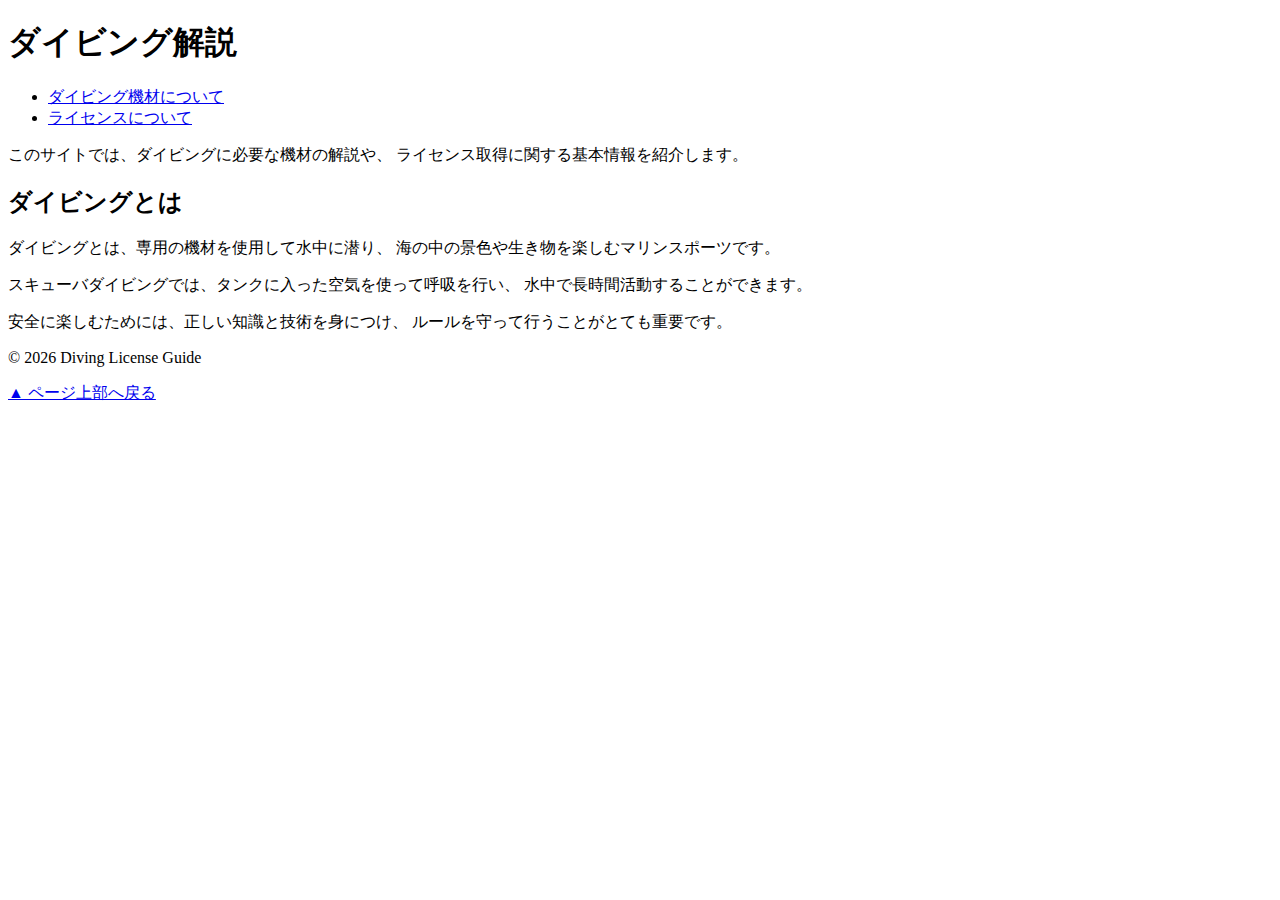
<file: index.html>
<!DOCTYPE html>
<html lang="ja">

<head>
    <meta charset="UTF-8">
    <title>ダイビング解説 | トップ</title>
    <link rel="stylesheet" href="css/diving.css">
    <link href="https://fonts.googleapis.com/css2?family=Kaisei+Decol&display=swap" rel="stylesheet">
</head>

<body id="top">
    <header>
        <h1>ダイビング解説</h1>
        <nav>
            <ul>
                <li><a href="sport.html">ダイビング機材について</a></li>
                <li><a href="license.html">ライセンスについて</a></li>
            </ul>
        </nav>
    </header>

    <main>
        <div class="intro-box">
            <p>
            このサイトでは、ダイビングに必要な機材の解説や、
            ライセンス取得に関する基本情報を紹介します。
            </p>
        </div>

        <section class="content-box">
            <h2>ダイビングとは</h2>
            <p>
                ダイビングとは、専用の機材を使用して水中に潜り、
                海の中の景色や生き物を楽しむマリンスポーツです。
            </p>
            <p>
                スキューバダイビングでは、タンクに入った空気を使って呼吸を行い、
                水中で長時間活動することができます。
            </p>
            <p>
                安全に楽しむためには、正しい知識と技術を身につけ、
                ルールを守って行うことがとても重要です。
            </p>
        </section>
    </main>

    <footer>
        <p>&copy; 2026 Diving License Guide</p>
        <a href="#top">▲ ページ上部へ戻る</a>
    </footer>
</body>

</html>
</file>
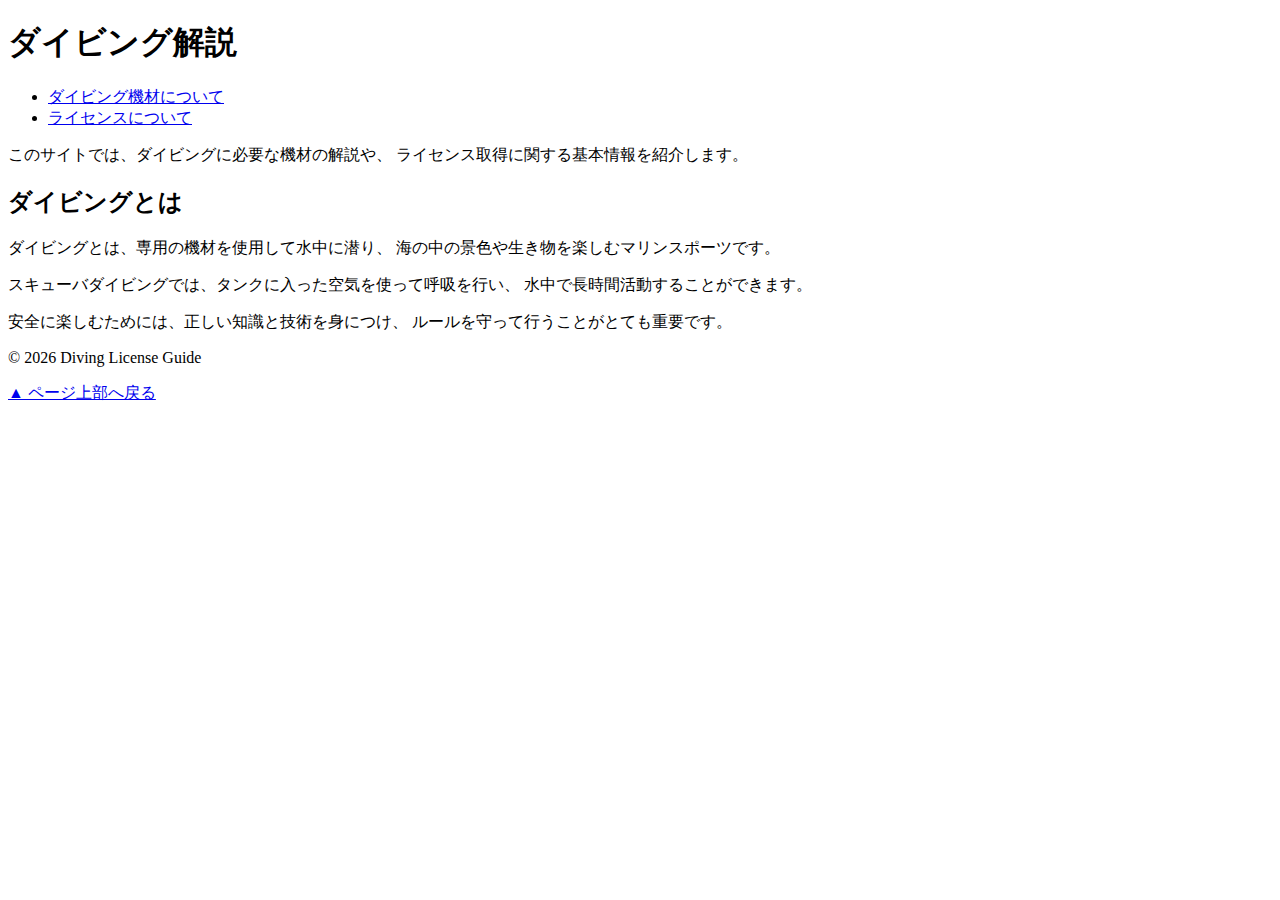
<file: divng.html>
<!DOCTYPE html>
<html lang="ja">

<head>
    <meta charset="UTF-8">
    <title>ダイビング解説 | トップ</title>
    <link rel="stylesheet" href="css/diving.css">
</head>

<body id="top">
    <header>
        <h1>ダイビング解説</h1>
        <nav>
            <ul>
                <li><a href="sport.html">ダイビング機材について</a></li>
                <li><a href="license.html">ライセンスについて</a></li>
            </ul>
        </nav>
    </header>

    <main>
        <p>
            このサイトでは、ダイビングに必要な機材の解説や、
            ライセンス取得に関する基本情報を紹介します。
        </p>

        <section>
            <h2>ダイビングとは</h2>
            <p>
                ダイビングとは、専用の機材を使用して水中に潜り、
                海の中の景色や生き物を楽しむマリンスポーツです。
            </p>
            <p>
                スキューバダイビングでは、タンクに入った空気を使って呼吸を行い、
                水中で長時間活動することができます。
            </p>
            <p>
                安全に楽しむためには、正しい知識と技術を身につけ、
                ルールを守って行うことがとても重要です。
            </p>
        </section>
    </main>

    <footer>
        <p>&copy; 2026 Diving License Guide</p>
        <a href="#top">▲ ページ上部へ戻る</a>
    </footer>
</body>

</html>
</file>
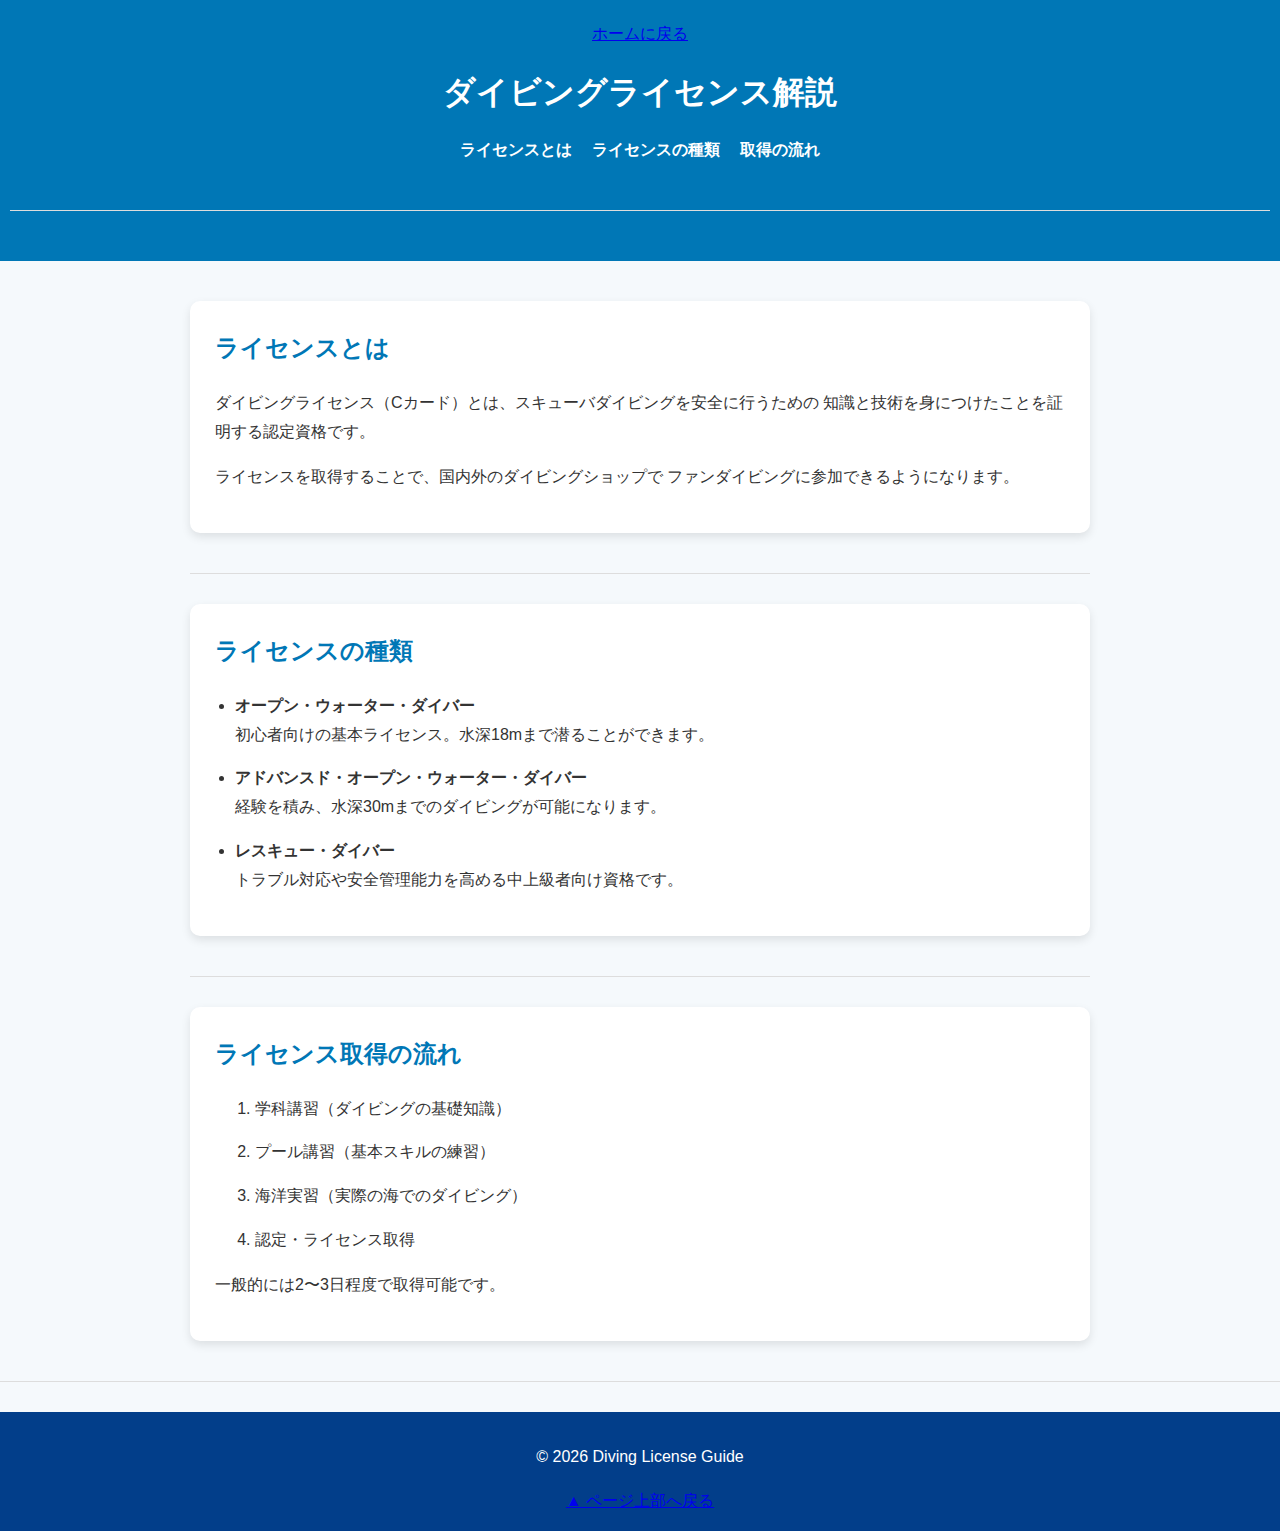
<file: license.html>
<!DOCTYPE html>
<html lang="ja"></html>
    <head>
        <meta charset="UTF-8">
        <title>ダイビングライセンス解説</title>
        <link rel="stylesheet" href="css/style.css">
        <link rel="preconnect" href="https://fonts.googleapis.com">
        <link rel="preconnect" href="https://fonts.gstatic.com" crossorigin>
        <link href="https://fonts.googleapis.com/css2?family=Kaisei+Decol&display=swap" rel="stylesheet">
    </head>
    <body>
        <header>
            <li><a href="index.html">ホームに戻る</a></li>
            <h1>ダイビングライセンス解説</h1>
            <nav>
                <ul>
                    <li><a href="#about">ライセンスとは</a></li>
                    <li><a href="#types">ライセンスの種類</a></li>
                    <li><a href="#flow">取得の流れ</a></li>
                </ul>
            </nav>
            <hr>
        </header>


        <main>
            <section id="about">
                <h2>ライセンスとは</h2>
                <p>
                ダイビングライセンス（Cカード）とは、スキューバダイビングを安全に行うための
                知識と技術を身につけたことを証明する認定資格です。
                </p>
                <p>
                ライセンスを取得することで、国内外のダイビングショップで
                ファンダイビングに参加できるようになります。
                </p>
            </section>


            <hr>


            <section id="types">
                <h2>ライセンスの種類</h2>
                <ul>
                    <li>
                        <strong>オープン・ウォーター・ダイバー</strong><br>
                        初心者向けの基本ライセンス。水深18mまで潜ることができます。
                    </li>
                    <li>
                        <strong>アドバンスド・オープン・ウォーター・ダイバー</strong><br>
                        経験を積み、水深30mまでのダイビングが可能になります。
                    </li>
                    <li>
                        <strong>レスキュー・ダイバー</strong><br>
                        トラブル対応や安全管理能力を高める中上級者向け資格です。
                        </li>
                </ul>
            </section>


            <hr>


            <section id="flow">
                <h2>ライセンス取得の流れ</h2>
                <ol>
                    <li>学科講習（ダイビングの基礎知識）</li>
                    <li>プール講習（基本スキルの練習）</li>
                    <li>海洋実習（実際の海でのダイビング）</li>
                    <li>認定・ライセンス取得</li>
                </ol>
                <p>
                一般的には2〜3日程度で取得可能です。
                </p>
            </section>
        </main>


        <hr>


        <footer>
            <p>&copy; 2026 Diving License Guide</p>
            <a href="#top">▲ ページ上部へ戻る</a>       
        </footer>
    </body>
</html>
</file>
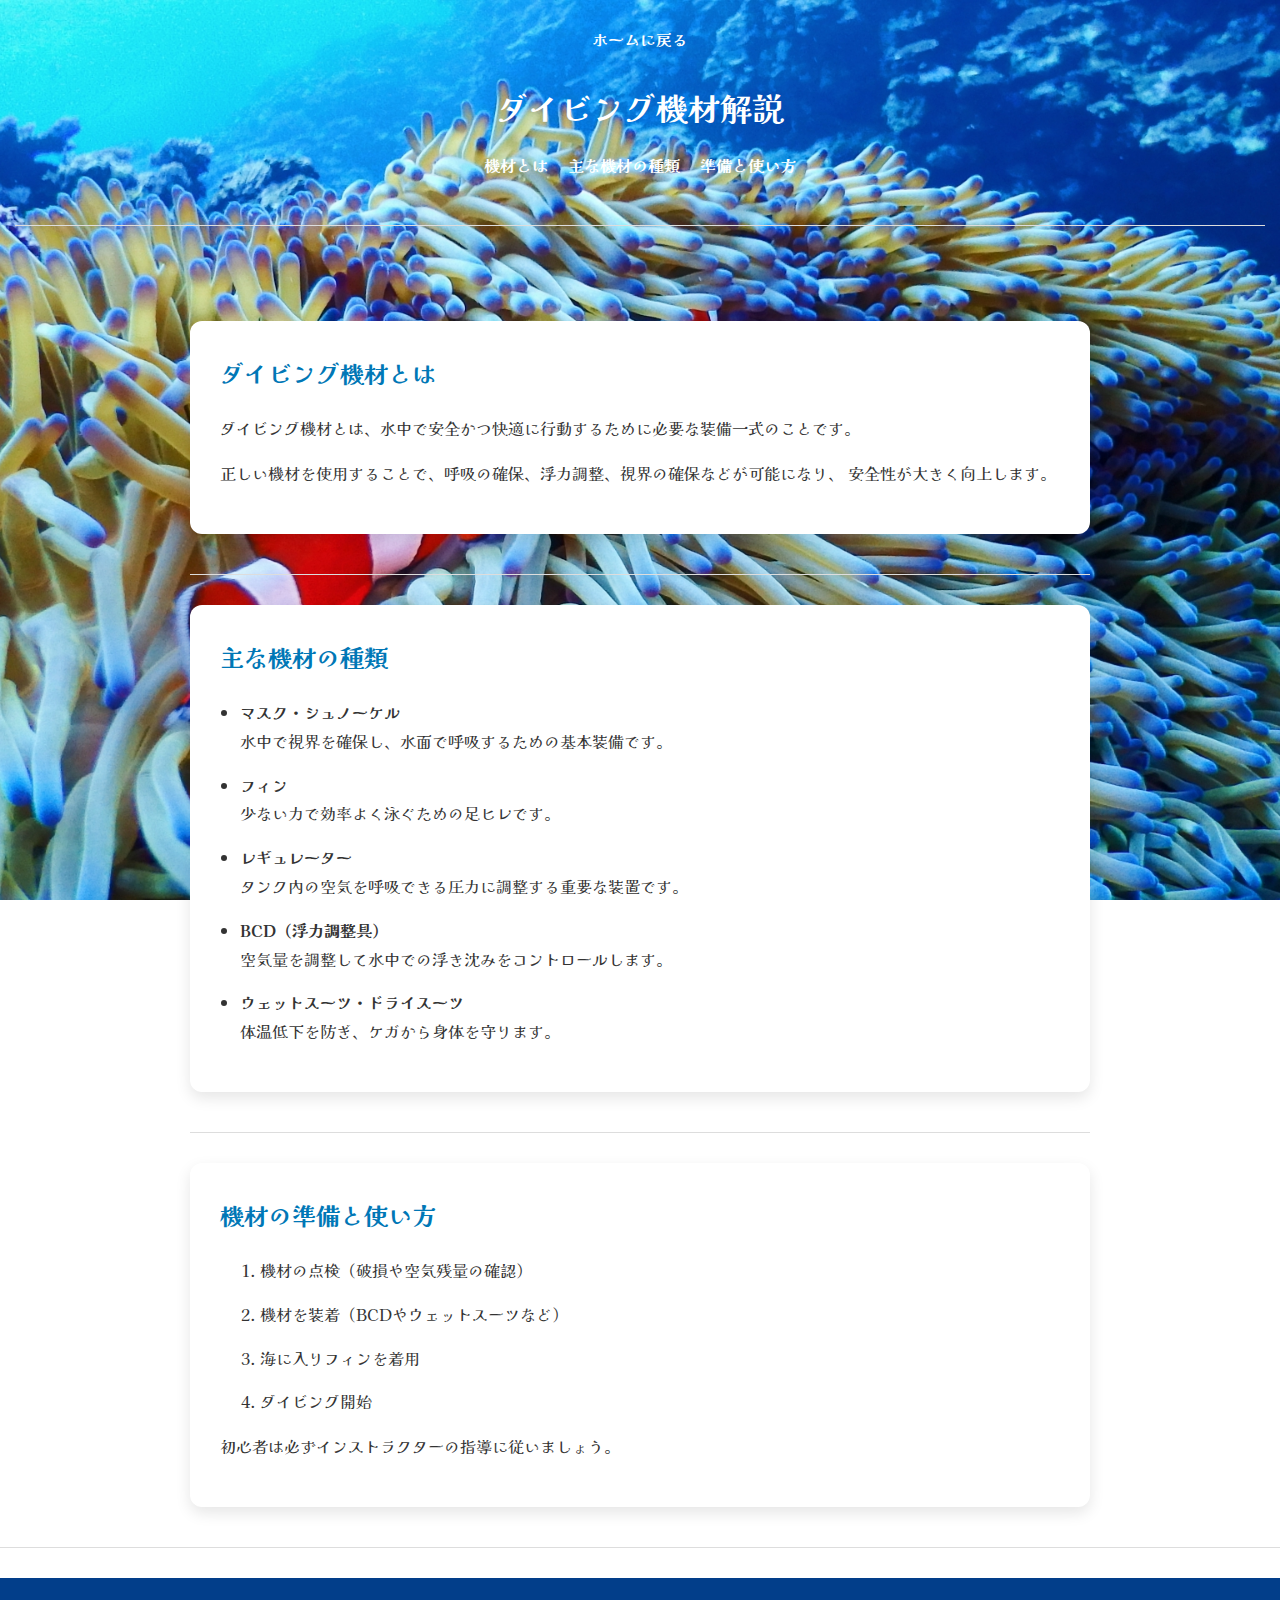
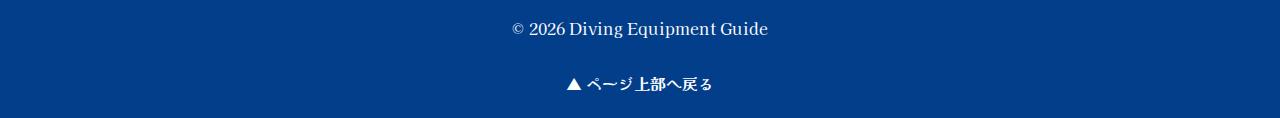
<file: sport.html>
<!DOCTYPE html>
<html lang="ja">
<head>
    <meta charset="UTF-8">
    <title>ダイビング機材解説</title>

    <link rel="stylesheet" href="css/sport.css">

    <!-- フォント -->
    <link rel="preconnect" href="https://fonts.googleapis.com">
    <link rel="preconnect" href="https://fonts.gstatic.com" crossorigin>
    <link href="https://fonts.googleapis.com/css2?family=Kaisei+Decol&display=swap" rel="stylesheet">
</head>

<body id="top">

<header>
    <!-- 上部ナビ -->
    <nav class="nav-top">
        <ul>
            <li>
                <a href="index.html" id="homeBtn">ホームに戻る</a>
            </li>
        </ul>
    </nav>

    <h1>ダイビング機材解説</h1>

    <!-- セクションナビ -->
    <nav class="nav-section">
        <ul>
            <li><a href="#about">機材とは</a></li>
            <li><a href="#types">主な機材の種類</a></li>
            <li><a href="#flow">準備と使い方</a></li>
        </ul>
    </nav>

    <hr>
</header>

<main>
    <section id="about">
        <h2>ダイビング機材とは</h2>
        <p>
            ダイビング機材とは、水中で安全かつ快適に行動するために必要な装備一式のことです。
        </p>
        <p>
            正しい機材を使用することで、呼吸の確保、浮力調整、視界の確保などが可能になり、
            安全性が大きく向上します。
        </p>
    </section>

    <hr>

    <section id="types">
        <h2>主な機材の種類</h2>
        <ul>
            <li>
                <strong>マスク・シュノーケル</strong><br>
                水中で視界を確保し、水面で呼吸するための基本装備です。
            </li>
            <li>
                <strong>フィン</strong><br>
                少ない力で効率よく泳ぐための足ヒレです。
            </li>
            <li>
                <strong>レギュレーター</strong><br>
                タンク内の空気を呼吸できる圧力に調整する重要な装置です。
            </li>
            <li>
                <strong>BCD（浮力調整具）</strong><br>
                空気量を調整して水中での浮き沈みをコントロールします。
            </li>
            <li>
                <strong>ウェットスーツ・ドライスーツ</strong><br>
                体温低下を防ぎ、ケガから身体を守ります。
            </li>
        </ul>
    </section>

    <hr>

    <section id="flow">
        <h2>機材の準備と使い方</h2>
        <ol>
            <li>機材の点検（破損や空気残量の確認）</li>
            <li>機材を装着（BCDやウェットスーツなど）</li>
            <li>海に入りフィンを着用</li>
            <li>ダイビング開始</li>
        </ol>
        <p>
            初心者は必ずインストラクターの指導に従いましょう。
        </p>
    </section>
</main>

<hr>

<footer>
    <p>&copy; 2026 Diving Equipment Guide</p>
    <a href="#top">▲ ページ上部へ戻る</a>
</footer>

<!-- 効果音 -->
<audio id="clickSound" src="audio/click.mp3" preload="auto"></audio>

<!-- JavaScript（外部） -->
<script src="js/sound.js"></script>

</body>
</html>
</file>
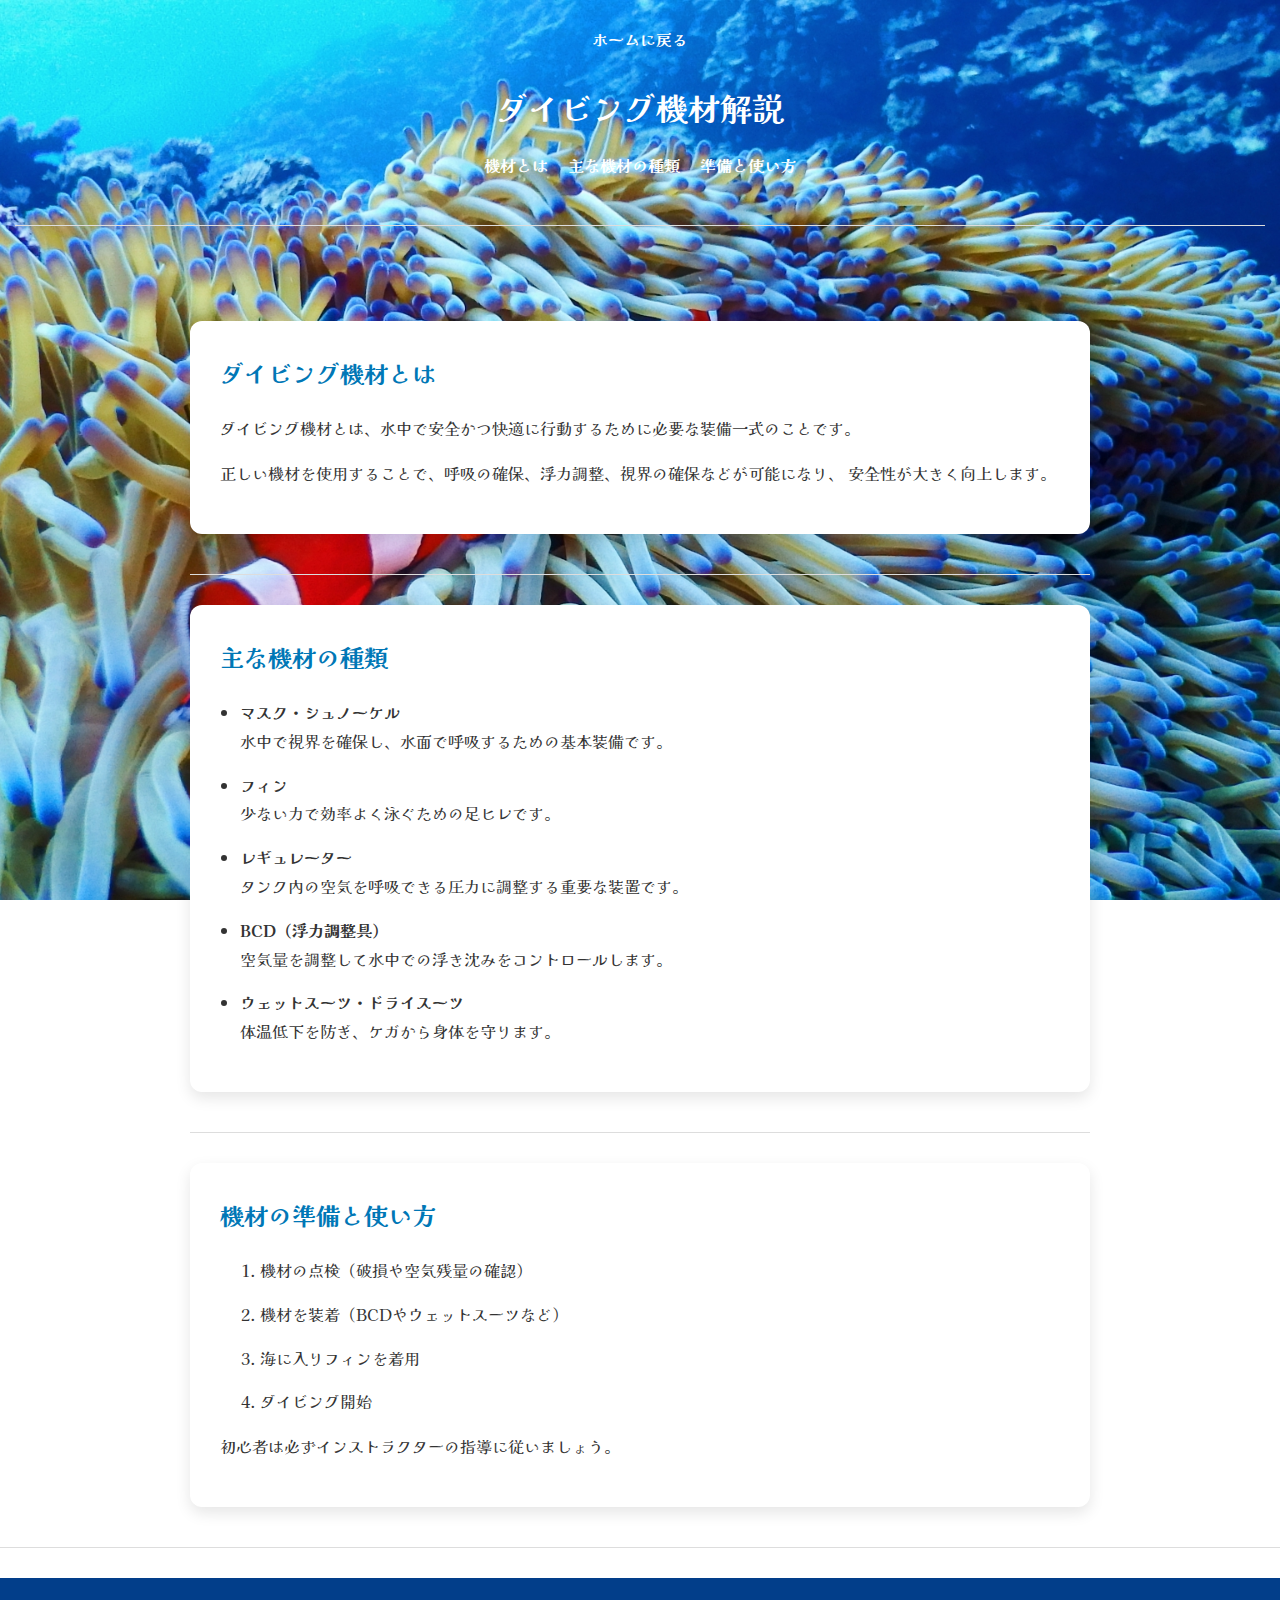
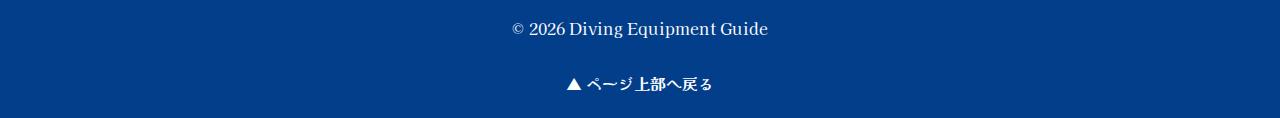
<file: project/sport.html>
<!DOCTYPE html>
<html lang="ja">
<head>
    <meta charset="UTF-8">
    <title>ダイビング機材解説</title>
    <link rel="stylesheet" href="css/sport.css">
    <link rel="preconnect" href="https://fonts.googleapis.com">
    <link rel="preconnect" href="https://fonts.gstatic.com" crossorigin>
    <link href="https://fonts.googleapis.com/css2?family=Kaisei+Decol&display=swap" rel="stylesheet">
</head>

<body id="top">
    <header>
        <nav>
            <ul>
                <li><a href="index.html" id="homeBtn">ホームに戻る</a></li>
            </ul>
        </nav>

        <h1>ダイビング機材解説</h1>

        <nav>
            <ul>
                <li><a href="#about">機材とは</a></li>
                <li><a href="#types">主な機材の種類</a></li>
                <li><a href="#flow">準備と使い方</a></li>
            </ul>
        </nav>
        <hr>
    </header>

    <main>
        <section id="about">
            <h2>ダイビング機材とは</h2>
            <p>
                ダイビング機材とは、水中で安全かつ快適に行動するために必要な装備一式のことです。
            </p>
            <p>
                正しい機材を使用することで、呼吸の確保、浮力調整、視界の確保などが可能になり、
                安全性が大きく向上します。
            </p>
        </section>

        <hr>

        <section id="types">
            <h2>主な機材の種類</h2>
            <ul>
                <li>
                    <strong>マスク・シュノーケル</strong><br>
                    水中で視界を確保し、水面で呼吸するための基本装備です。
                </li>
                <li>
                    <strong>フィン</strong><br>
                    少ない力で効率よく泳ぐための足ヒレです。
                </li>
                <li>
                    <strong>レギュレーター</strong><br>
                    タンク内の空気を呼吸できる圧力に調整する重要な装置です。
                </li>
                <li>
                    <strong>BCD（浮力調整具）</strong><br>
                    空気量を調整して水中での浮き沈みをコントロールします。
                </li>
                <li>
                    <strong>ウェットスーツ・ドライスーツ</strong><br>
                    体温低下を防ぎ、ケガから身体を守ります。
                </li>
            </ul>
        </section>

        <hr>

        <section id="flow">
            <h2>機材の準備と使い方</h2>
            <ol>
                <li>機材の点検（破損や空気残量の確認）</li>
                <li>機材を装着（BCDやウェットスーツなど）</li>
                <li>海に入りフィンを着用</li>
                <li>ダイビング開始</li>
            </ol>
            <p>
                初心者は必ずインストラクターの指導に従いましょう。
            </p>
        </section>
    </main>

    <hr>

    <footer>
        <p>&copy; 2026 Diving Equipment Guide</p>
        <a href="#top">▲ ページ上部へ戻る</a>
    </footer>

    <!-- 効果音 -->
    <audio id="clickSound" src="audio/click.mp3"></audio>

    <!-- JavaScript -->
    <script src="js/sound.js"></script>
</body>
</html>
</file>
<file: css/diving.css>
@charset "UTF-8";
</file>
<file: css/style.css>
/* 全体設定 */
body {
  margin: 0;
  font-family: "Hiragino Kaku Gothic ProN", "メイリオ", sans-serif;
  line-height: 1.8;
  background-color: #f5f9fc;
  color: #333;
}

/* ヘッダー */
header {
  background-color: #0077b6;
  color: #fff;
  text-align: center;
  padding: 20px 10px;
}

header h1 {
  margin: 0 0 10px;
}

header img {
  max-width: 100%;
  height: auto;
  border-radius: 8px;
}

/* ナビゲーション */
nav ul {
  list-style: none;
  padding: 0;
  margin: 15px 0 0;
  display: flex;
  justify-content: center;
  gap: 20px;
}

nav a {
  color: #fff;
  text-decoration: none;
  font-weight: bold;
}

nav a:hover {
  text-decoration: underline;
}

/* メインコンテンツ */
main {
  max-width: 900px;
  margin: 40px auto;
  padding: 0 20px;
}

section {
  background-color: #fff;
  padding: 25px;
  margin-bottom: 40px;
  border-radius: 10px;
  box-shadow: 0 4px 10px rgba(0, 0, 0, 0.1);
}

section h2 {
  color: #0077b6;
  margin-top: 0;
}

section img {
  display: block;
  margin: 15px auto;
  max-width: 100%;
  border-radius: 8px;
}

/* リスト */
ul {
  padding-left: 20px;
}

li {
  margin-bottom: 15px;
}

/* フッター */
footer {
  background-color: #023e8a;
  color: #fff;
  text-align: center;
  padding: 15px 10px;
}

/* 区切り線 */
hr {
  border: none;
  height: 1px;
  background-color: #ddd;
  margin: 30px 0;
}

/* レスポンシブ対応 */
@media screen and (max-width: 600px) {
  nav ul {
    flex-direction: column;
    gap: 10px;
  }
}
</file>
<file: css/sport.css>
/* 全体設定 */
body {
  margin: 0;
  font-family: "Kaisei Decol", sans-serif;
  line-height: 1.8;
  color: #333;

  /* 背景に海の画像を設定 */
  background-image: url("../img/24241604_m.jpg");
  background-size: cover;
  background-position: center;
  background-repeat: no-repeat;
  background-attachment: fixed;
}

/* ヘッダー */
header {
  
  color: #fff;
  text-align: center;
  padding: 25px 15px;
}

header h1 {
  margin: 10px 0 15px;
}

/* ヘッダー内リンク（ダイビング） */
header > li {
  list-style: none;
}

header > li a {
  color: #fff;
  text-decoration: none;
  font-weight: bold;
}

/* ナビゲーション */
nav ul {
  list-style: none;
  padding: 0;
  margin: 0;
  display: flex;
  justify-content: center;
  gap: 20px;
}

nav a {
  color: #fff;
  text-decoration: none;
  font-weight: bold;
}

nav a:hover {
  text-decoration: underline;
}

/* メインコンテンツ */
main {
  max-width: 900px;
  margin: 40px auto;
  padding: 0 20px;
}

section {
  background-color: #fff;
  padding: 30px;
  margin-bottom: 40px;
  border-radius: 12px;
  box-shadow: 0 6px 15px rgba(0, 0, 0, 0.1);
}

section h2 {
  color: #0077b6;
  margin-top: 0;
}

/* リスト */
ul {
  padding-left: 20px;
}

li {
  margin-bottom: 15px;
}

/* フッター */
footer {
  background-color: #023e8a;
  color: #fff;
  text-align: center;
  padding: 20px 10px;
}

footer a {
  display: inline-block;
  margin-top: 10px;
  color: #fff;
  text-decoration: none;
  font-weight: bold;
}

footer a:hover {
  text-decoration: underline;
}

/* 区切り線 */
hr {
  border: none;
  height: 1px;
  background-color: #ddd;
  margin: 30px 0;
}

/* レスポンシブ対応 */
@media screen and (max-width: 600px) {
  nav ul {
    flex-direction: column;
    gap: 10px;
  }
}
</file>
<file: project/css/sport.css>
/* 全体設定 */
body {
  margin: 0;
  font-family: "Kaisei Decol", sans-serif;
  line-height: 1.8;
  color: #333;

  /* 背景に海の画像を設定 */
  background-image: url("../img/24241604_m.jpg");
  background-size: cover;
  background-position: center;
  background-repeat: no-repeat;
  background-attachment: fixed;
}

/* ヘッダー */
header {
  
  color: #fff;
  text-align: center;
  padding: 25px 15px;
}

header h1 {
  margin: 10px 0 15px;
}

/* ヘッダー内リンク（ダイビング） */
header > li {
  list-style: none;
}

header > li a {
  color: #fff;
  text-decoration: none;
  font-weight: bold;
}

/* ナビゲーション */
nav ul {
  list-style: none;
  padding: 0;
  margin: 0;
  display: flex;
  justify-content: center;
  gap: 20px;
}

nav a {
  color: #fff;
  text-decoration: none;
  font-weight: bold;
}

nav a:hover {
  text-decoration: underline;
}

/* メインコンテンツ */
main {
  max-width: 900px;
  margin: 40px auto;
  padding: 0 20px;
}

section {
  background-color: #fff;
  padding: 30px;
  margin-bottom: 40px;
  border-radius: 12px;
  box-shadow: 0 6px 15px rgba(0, 0, 0, 0.1);
}

section h2 {
  color: #0077b6;
  margin-top: 0;
}

/* リスト */
ul {
  padding-left: 20px;
}

li {
  margin-bottom: 15px;
}

/* フッター */
footer {
  background-color: #023e8a;
  color: #fff;
  text-align: center;
  padding: 20px 10px;
}

footer a {
  display: inline-block;
  margin-top: 10px;
  color: #fff;
  text-decoration: none;
  font-weight: bold;
}

footer a:hover {
  text-decoration: underline;
}

/* 区切り線 */
hr {
  border: none;
  height: 1px;
  background-color: #ddd;
  margin: 30px 0;
}

/* レスポンシブ対応 */
@media screen and (max-width: 600px) {
  nav ul {
    flex-direction: column;
    gap: 10px;
  }
}
</file>
